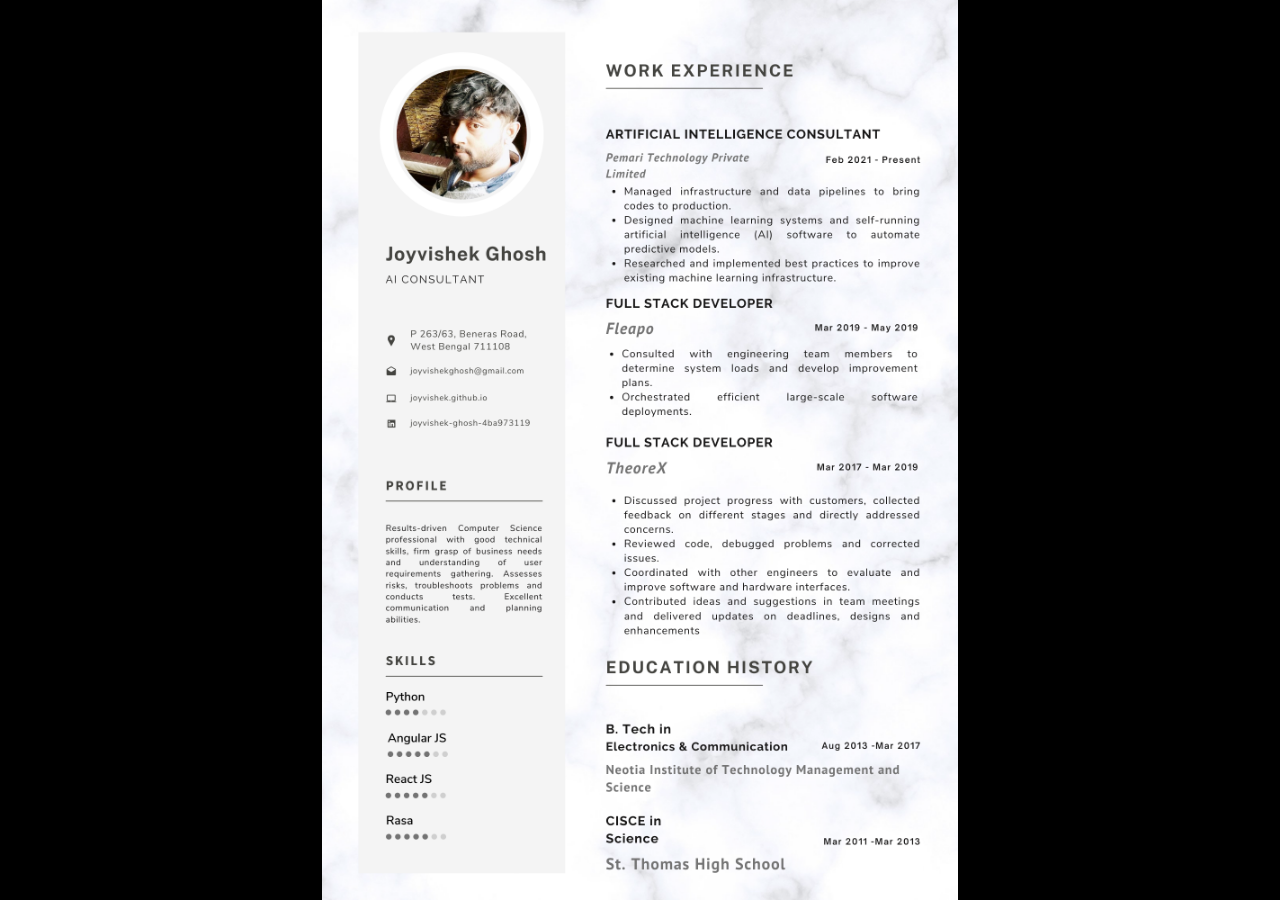
<file: index.html>
<!DOCTYPE html>
<html lang="en">
<head>
    <meta charset="UTF-8">
    <meta http-equiv="X-UA-Compatible" content="IE=edge">
    <meta name="viewport" content="width=device-width, initial-scale=1.0">
    <title>Joyvishek</title>
    <link href="assets/img/icon.png" rel="icon">
    <style>
        * {
            margin: 0;
            padding: 0;
        }
        .imgbox {
            display: grid;
            height: 100%;
            background-color: #000;
        }
        .center-fit {
            max-width: 100%;
            max-height: 100vh;
            margin: auto;
        }
    </style>
</head>
<body>
    <div class="imgbox">
        <a class="center-fit" download="joyvishek_cv.pdf" href="assets/img/joyvishek_2022.pdf" target="_blank">
            <img class="center-fit" src='assets/img/resume.png'>
        </a>
    </div>
</body>
</html>
</file>
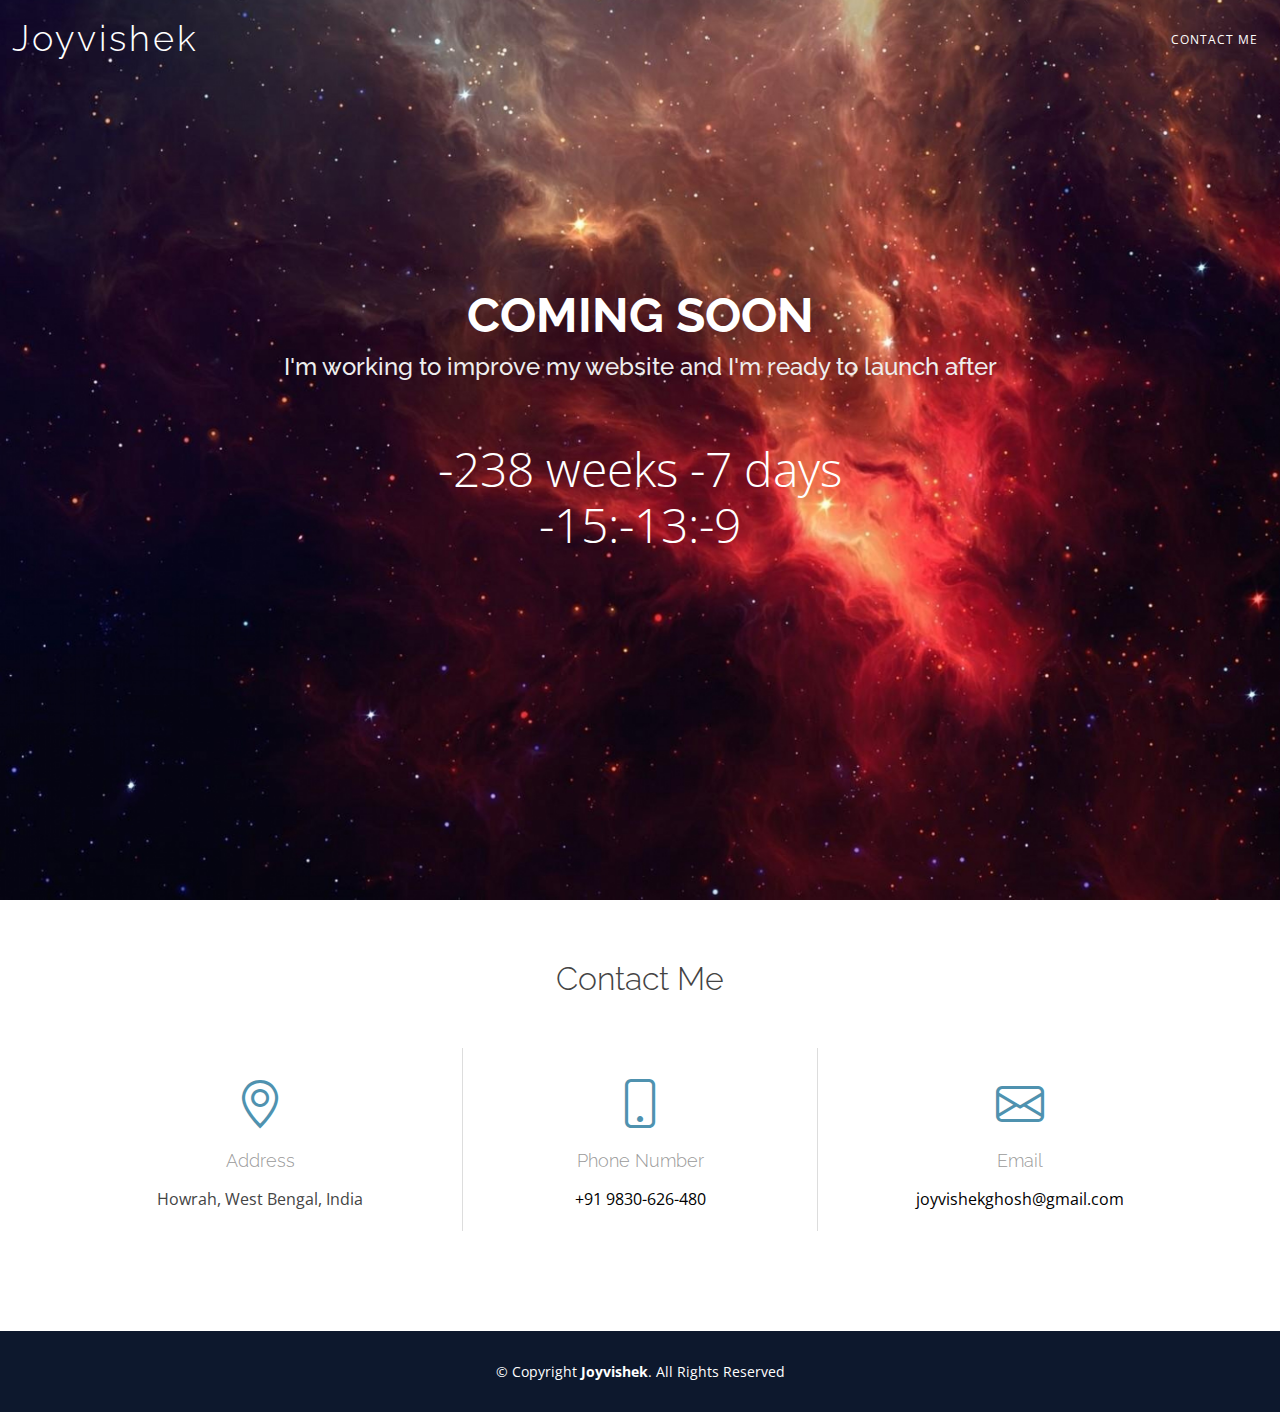
<file: coming_soon.html>
<!DOCTYPE html>
<html lang="en">

<head>
  <meta charset="utf-8">
  <meta content="width=device-width, initial-scale=1.0" name="viewport">

  <title>Joyvishek Ghosh</title>
  <meta content="" name="description">
  <meta content="" name="keywords">

  <!-- Favicons -->
  <link href="assets/img/icon.png" rel="icon">

  <!-- Google Fonts -->
  <link href="https://fonts.googleapis.com/css?family=Open+Sans:300,300i,400,400i,600,600i,700,700i|Raleway:300,300i,400,400i,600,600i,700,700i" rel="stylesheet">

  <!-- Vendor CSS Files -->
  <link href="assets/vendor/bootstrap/css/bootstrap.min.css" rel="stylesheet">
  <link href="assets/vendor/bootstrap-icons/bootstrap-icons.css" rel="stylesheet">

  <!-- Template Main CSS File -->
  <link href="assets/css/style.css" rel="stylesheet">

</head>

<body>

  <!-- ======= Header ======= -->
  <header id="header">
    <div class="container-fluid d-flex justify-content-between align-items-center">

      <div class="logo">
        <h1 class="text-light"><a href="index.html"><span>Joyvishek</span></a></h1>
        <!-- Uncomment below if you prefer to use an image logo -->
        <!-- <a href="index.html"><img src="assets/img/logo.png" alt="" class="img-fluid"></a>-->
      </div>

      <div class="contact-link float-right">
        <a href="#contact" class="scrollto">Contact Me</a>
      </div>

    </div>
  </header><!-- End #header -->

  <!-- ======= Hero Section ======= -->
  <section id="hero">
    <div class="hero-container">
      <h1>Coming Soon</h1>
      <h2>I'm working to improve my website and I'm ready to launch after</h2>
      <div class="countdown" data-count="2022/1/1" data-template="%w weeks %d days <br> %h:%m:%s"></div>

      <!-- <form action="forms/notify.php" method="post" role="form" class="php-email-form">
        <div class="row no-gutters">
          <div class="col-md-6 form-group pr-md-1">
            <input type="text" name="name" class="form-control" id="name" placeholder="Your Name" required>
          </div>
          <div class="col-md-6 form-group pl-md-1">
            <input type="email" class="form-control" name="email" id="email" placeholder="Your Email" required>
          </div>
        </div>

        <div class="my-3">
          <div class="loading">Loading</div>
          <div class="error-message"></div>
          <div class="sent-message">Your notification request was sent. Thank you!</div>
        </div>
        <div class="text-center"><button type="submit">Get notified!</button></div>
      </form> -->
    </div>
  </section><!-- End Hero -->

  <main id="main">

    <!-- ======= Contact Us Section ======= -->
    <section id="contact" class="contact">
      <div class="container">

        <div class="section-title">
          <h2>Contact Me</h2>
        </div>

        <div class="row contact-info">

          <div class="col-md-4">
            <div class="contact-address">
              <i class="bi bi-geo-alt"></i>
              <h3>Address</h3>
              <address>Howrah, West Bengal, India</address>
            </div>
          </div>

          <div class="col-md-4">
            <div class="contact-phone">
              <i class="bi bi-phone"></i>
              <h3>Phone Number</h3>
              <p><a href="tel:+919830626480">+91 9830-626-480</a></p>
            </div>
          </div>

          <div class="col-md-4">
            <div class="contact-email">
              <i class="bi bi-envelope"></i>
              <h3>Email</h3>
              <p><a href="mailto:joyvishekghosh@gmail.com">joyvishekghosh@gmail.com</a></p>
            </div>
          </div>

        </div>

        <!-- <div class="form">
          <form action="forms/contact.php" method="post" role="form" class="php-email-form">
            <div class="row">
              <div class="col-md form-group">
                <input type="text" name="name" class="form-control" id="name" placeholder="Your Name" required>
              </div>
              <div class="col-md form-group mt-3 mt-md-0">
                <input type="email" class="form-control" name="email" id="email" placeholder="Your Email" required>
              </div>
            </div>
            <div class="form-group mt-3">
              <input type="text" class="form-control" name="subject" id="subject" placeholder="Subject" required>
            </div>
            <div class="form-group mt-3">
              <textarea class="form-control" name="message" rows="5" placeholder="Message" required></textarea>
            </div>
            <div class="my-3">
              <div class="loading">Loading</div>
              <div class="error-message"></div>
              <div class="sent-message">Your message has been sent. Thank you!</div>
            </div>
            <div class="text-center"><button type="submit">Send Message</button></div>
          </form>
        </div> -->

      </div>
    </section><!-- End Contact Us Section -->

  </main><!-- End #main -->

  <!-- ======= Footer ======= -->
  <footer id="footer">
    <div class="container">
      <div class="copyright">
        &copy; Copyright <strong><span>Joyvishek</span></strong>. All Rights Reserved
      </div>
    </div>
  </footer><!-- End #footer -->

  <!-- Vendor JS Files -->
  <script src="assets/vendor/bootstrap/js/bootstrap.bundle.min.js"></script>
  <script src="assets/vendor/php-email-form/validate.js"></script>

  <!-- Template Main JS File -->
  <script src="assets/js/main.js"></script>

</body>

</html>
</file>
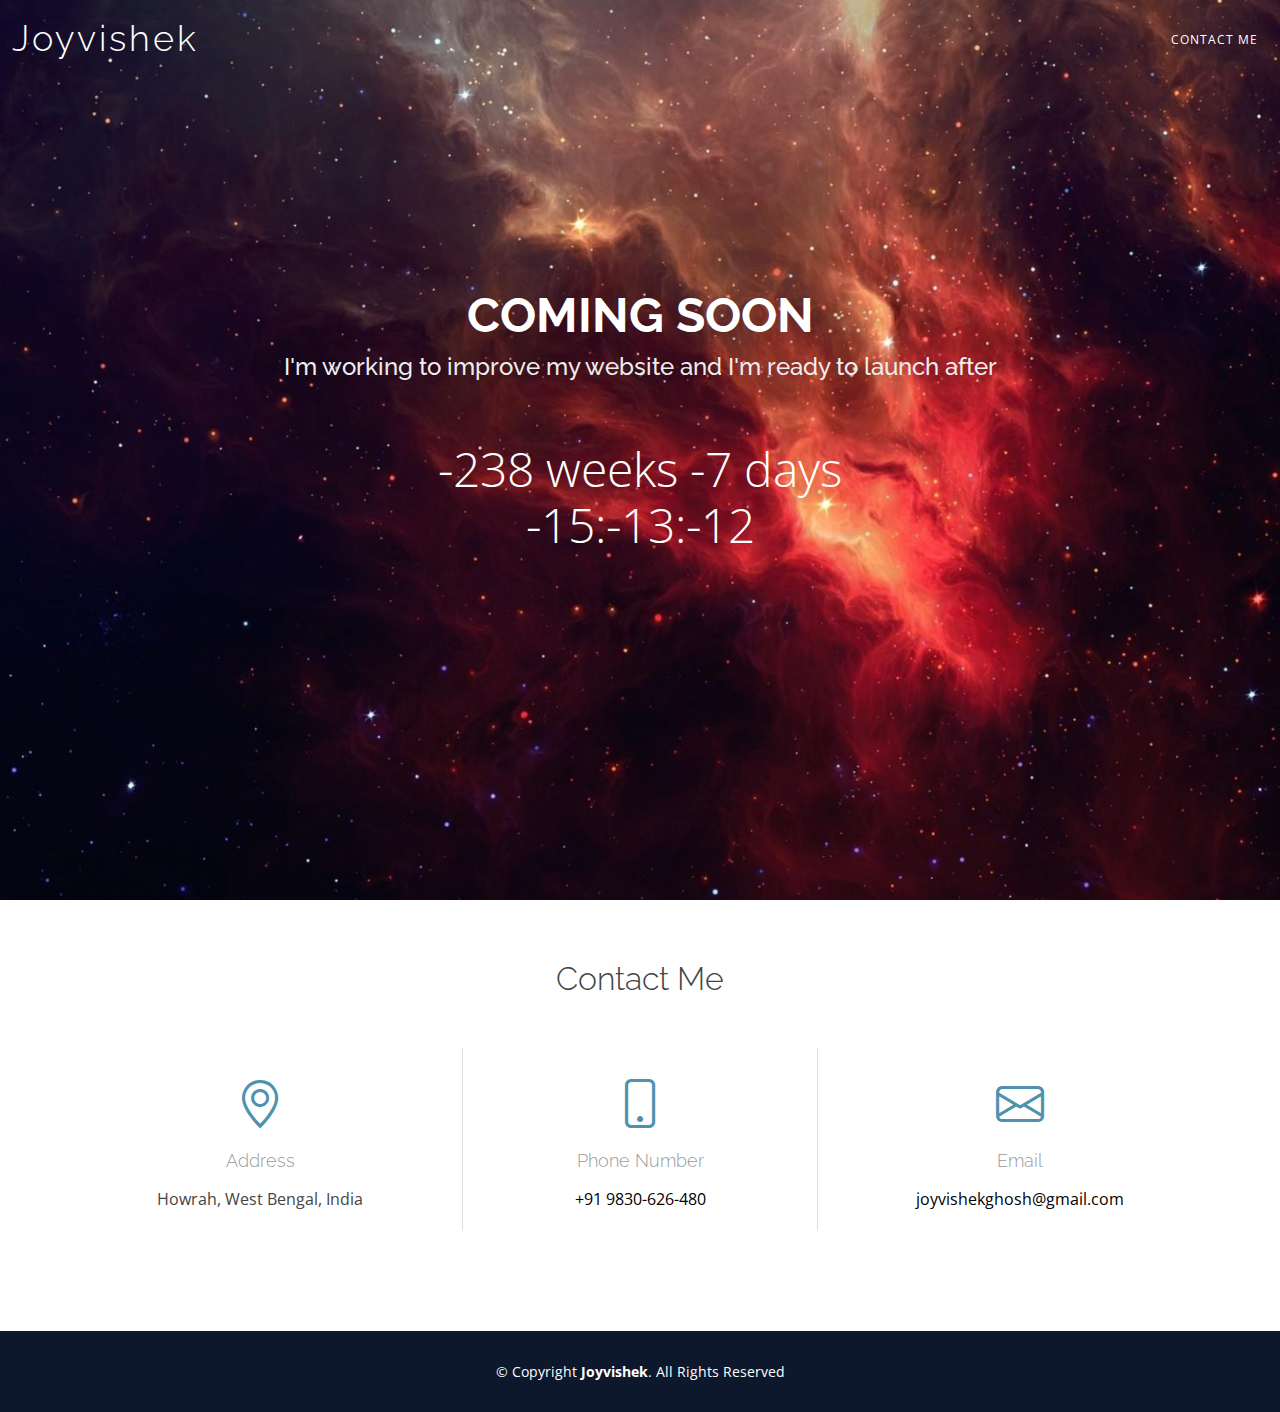
<file: comming_soon.html>
<!DOCTYPE html>
<html lang="en">

<head>
  <meta charset="utf-8">
  <meta content="width=device-width, initial-scale=1.0" name="viewport">

  <title>Joyvishek Ghosh</title>
  <meta content="" name="description">
  <meta content="" name="keywords">

  <!-- Favicons -->
  <link href="assets/img/icon.png" rel="icon">

  <!-- Google Fonts -->
  <link href="https://fonts.googleapis.com/css?family=Open+Sans:300,300i,400,400i,600,600i,700,700i|Raleway:300,300i,400,400i,600,600i,700,700i" rel="stylesheet">

  <!-- Vendor CSS Files -->
  <link href="assets/vendor/bootstrap/css/bootstrap.min.css" rel="stylesheet">
  <link href="assets/vendor/bootstrap-icons/bootstrap-icons.css" rel="stylesheet">

  <!-- Template Main CSS File -->
  <link href="assets/css/style.css" rel="stylesheet">

</head>

<body>

  <!-- ======= Header ======= -->
  <header id="header">
    <div class="container-fluid d-flex justify-content-between align-items-center">

      <div class="logo">
        <h1 class="text-light"><a href="index.html"><span>Joyvishek</span></a></h1>
        <!-- Uncomment below if you prefer to use an image logo -->
        <!-- <a href="index.html"><img src="assets/img/logo.png" alt="" class="img-fluid"></a>-->
      </div>

      <div class="contact-link float-right">
        <a href="#contact" class="scrollto">Contact Me</a>
      </div>

    </div>
  </header><!-- End #header -->

  <!-- ======= Hero Section ======= -->
  <section id="hero">
    <div class="hero-container">
      <h1>Coming Soon</h1>
      <h2>I'm working to improve my website and I'm ready to launch after</h2>
      <div class="countdown" data-count="2022/1/1" data-template="%w weeks %d days <br> %h:%m:%s"></div>

      <!-- <form action="forms/notify.php" method="post" role="form" class="php-email-form">
        <div class="row no-gutters">
          <div class="col-md-6 form-group pr-md-1">
            <input type="text" name="name" class="form-control" id="name" placeholder="Your Name" required>
          </div>
          <div class="col-md-6 form-group pl-md-1">
            <input type="email" class="form-control" name="email" id="email" placeholder="Your Email" required>
          </div>
        </div>

        <div class="my-3">
          <div class="loading">Loading</div>
          <div class="error-message"></div>
          <div class="sent-message">Your notification request was sent. Thank you!</div>
        </div>
        <div class="text-center"><button type="submit">Get notified!</button></div>
      </form> -->
    </div>
  </section><!-- End Hero -->

  <main id="main">

    <!-- ======= Contact Us Section ======= -->
    <section id="contact" class="contact">
      <div class="container">

        <div class="section-title">
          <h2>Contact Me</h2>
        </div>

        <div class="row contact-info">

          <div class="col-md-4">
            <div class="contact-address">
              <i class="bi bi-geo-alt"></i>
              <h3>Address</h3>
              <address>Howrah, West Bengal, India</address>
            </div>
          </div>

          <div class="col-md-4">
            <div class="contact-phone">
              <i class="bi bi-phone"></i>
              <h3>Phone Number</h3>
              <p><a href="tel:+919830626480">+91 9830-626-480</a></p>
            </div>
          </div>

          <div class="col-md-4">
            <div class="contact-email">
              <i class="bi bi-envelope"></i>
              <h3>Email</h3>
              <p><a href="mailto:joyvishekghosh@gmail.com">joyvishekghosh@gmail.com</a></p>
            </div>
          </div>

        </div>

        <!-- <div class="form">
          <form action="forms/contact.php" method="post" role="form" class="php-email-form">
            <div class="row">
              <div class="col-md form-group">
                <input type="text" name="name" class="form-control" id="name" placeholder="Your Name" required>
              </div>
              <div class="col-md form-group mt-3 mt-md-0">
                <input type="email" class="form-control" name="email" id="email" placeholder="Your Email" required>
              </div>
            </div>
            <div class="form-group mt-3">
              <input type="text" class="form-control" name="subject" id="subject" placeholder="Subject" required>
            </div>
            <div class="form-group mt-3">
              <textarea class="form-control" name="message" rows="5" placeholder="Message" required></textarea>
            </div>
            <div class="my-3">
              <div class="loading">Loading</div>
              <div class="error-message"></div>
              <div class="sent-message">Your message has been sent. Thank you!</div>
            </div>
            <div class="text-center"><button type="submit">Send Message</button></div>
          </form>
        </div> -->

      </div>
    </section><!-- End Contact Us Section -->

  </main><!-- End #main -->

  <!-- ======= Footer ======= -->
  <footer id="footer">
    <div class="container">
      <div class="copyright">
        &copy; Copyright <strong><span>Joyvishek</span></strong>. All Rights Reserved
      </div>
    </div>
  </footer><!-- End #footer -->

  <!-- Vendor JS Files -->
  <script src="assets/vendor/bootstrap/js/bootstrap.bundle.min.js"></script>
  <script src="assets/vendor/php-email-form/validate.js"></script>

  <!-- Template Main JS File -->
  <script src="assets/js/main.js"></script>

</body>

</html>
</file>
<file: assets/css/style.css>
/*--------------------------------------------------------------
# General
--------------------------------------------------------------*/
body {
  font-family: "Open Sans", sans-serif;
  color: #444;
}

a {
  text-decoration: none;
  color: #4f92af;
}

a:hover {
  color: #5eb8df;
  text-decoration: none;
}

h1, h2, h3, h4, h5, h6, .font-primary {
  font-family: "Raleway", sans-serif;
}

/*--------------------------------------------------------------
# Header
--------------------------------------------------------------*/
#header {
  height: 80px;
  padding: 20px 0;
  position: relative;
  z-index: 10;
}
#header .logo h1 {
  font-size: 36px;
  margin: 0;
  padding: 0;
  line-height: 1;
  font-weight: 300;
  letter-spacing: 3px;
}
#header .logo h1 a, #header .logo h1 a:hover {
  color: #fff;
  text-decoration: none;
}
#header .logo img {
  padding: 0;
  margin: 0;
  max-height: 40px;
}
#header .contact-link a {
  color: #fff;
  padding-right: 10px;
  font-size: 12px;
  letter-spacing: 1px;
  text-transform: uppercase;
}
#header .contact-link a:hover {
  text-decoration: underline;
}
@media (max-width: 768px) {
  #header .logo h1 {
    font-size: 28px;
    padding: 8px 0;
  }
}

/*--------------------------------------------------------------
# Hero Section
--------------------------------------------------------------*/
#hero {
  width: 100%;
  height: 100vh;
  background: url("../img/hero-bg.jpg") top center;
  background-size: cover;
  position: relative;
  margin-top: -80px;
  z-index: 9;
  /* countdown */
}
#hero .hero-container {
  position: absolute;
  bottom: 0;
  top: 0;
  left: 0;
  right: 0;
  display: flex;
  justify-content: center;
  align-items: center;
  flex-direction: column;
  text-align: center;
  padding: 0 15px;
}
#hero h1 {
  margin: 0 0 10px 0;
  font-size: 48px;
  font-weight: 700;
  line-height: 56px;
  text-transform: uppercase;
  color: #fff;
}
#hero h2 {
  color: #eee;
  margin-bottom: 30px;
  font-size: 24px;
}
#hero .countdown {
  font-size: 48px;
  font-weight: 300;
  color: #fff;
  line-height: 56px;
  margin: 30px 0 60px 0;
}
#hero .php-email-form .error-message {
  display: none;
  color: #fff;
  background: #ed3c0d;
  text-align: center;
  padding: 15px;
  font-weight: 600;
}
#hero .php-email-form .sent-message {
  display: none;
  color: #fff;
  background: #18d26e;
  text-align: center;
  padding: 15px;
  font-weight: 600;
}
#hero .php-email-form .loading {
  display: none;
  background: #fff;
  text-align: center;
  padding: 15px;
}
#hero .php-email-form .loading:before {
  content: "";
  display: inline-block;
  border-radius: 50%;
  width: 24px;
  height: 24px;
  margin: 0 10px -6px 0;
  border: 3px solid #18d26e;
  border-top-color: #eee;
  -webkit-animation: animate-loading-notify 1s linear infinite;
  animation: animate-loading-notify 1s linear infinite;
}
@-webkit-keyframes animate-loading-notify {
  0% {
    transform: rotate(0deg);
  }
  100% {
    transform: rotate(360deg);
  }
}
@keyframes animate-loading-notify {
  0% {
    transform: rotate(0deg);
  }
  100% {
    transform: rotate(360deg);
  }
}
#hero .php-email-form input {
  border-radius: 3px;
  box-shadow: none;
  font-size: 14px;
  border: 0;
  padding: 0px 15px 2px 15px;
  width: 250px;
  height: 40px;
  margin: 0 8px;
}
#hero .php-email-form button[type=submit] {
  font-family: "Raleway", sans-serif;
  font-weight: 500;
  font-size: 16px;
  letter-spacing: 1px;
  display: inline-block;
  padding: 7px 30px;
  border-radius: 3px;
  transition: 0.5s;
  margin: 10px;
  border: 2px solid #4f92af;
  color: #fff;
  background: #4f92af;
}
#hero .php-email-form button[type=submit]:hover {
  background: transparent;
  color: #fff;
  border: 2px solid #fff;
}
@media (min-width: 1024px) {
  #hero {
    background-attachment: fixed;
  }
}
@media (max-width: 768px) {
  #hero h1 {
    font-size: 28px;
    line-height: 36px;
  }
  #hero h2 {
    font-size: 18px;
    line-height: 24px;
    margin-bottom: 30px;
  }
  #hero .php-email-form input {
    margin: 0 auto;
  }
}
@media (max-width: 575px) {
  #hero .countdown {
    font-size: 32px;
    line-height: 38px;
  }
}

/*--------------------------------------------------------------
# Sections General
--------------------------------------------------------------*/
section {
  padding: 60px 0;
}

.section-bg {
  background-color: #f7fafc;
}

.section-title {
  text-align: center;
  padding-bottom: 30px;
}
.section-title h2 {
  font-size: 32px;
  font-weight: 300;
  margin-bottom: 20px;
  padding-bottom: 0;
}
.section-title p {
  margin-bottom: 0;
}

/*--------------------------------------------------------------
# Contact Us
--------------------------------------------------------------*/
.contact .contact-info {
  margin-bottom: 20px;
  text-align: center;
}
.contact .contact-info i {
  font-size: 48px;
  display: inline-block;
  margin-bottom: 10px;
  color: #4f92af;
}
.contact .contact-info address, .contact .contact-info p {
  margin-bottom: 0;
  color: #444;
}
.contact .contact-info h3 {
  font-size: 18px;
  margin-bottom: 15px;
  font-weight: 300;
  color: #999;
}
.contact .contact-info a {
  color: #000;
}
.contact .contact-info a:hover {
  color: #4f92af;
}
.contact .contact-address, .contact .contact-phone, .contact .contact-email {
  margin-bottom: 20px;
}
.contact .php-email-form .error-message {
  display: none;
  color: #fff;
  background: #ed3c0d;
  text-align: left;
  padding: 15px;
  font-weight: 600;
}
.contact .php-email-form .error-message br + br {
  margin-top: 25px;
}
.contact .php-email-form .sent-message {
  display: none;
  color: #fff;
  background: #18d26e;
  text-align: center;
  padding: 15px;
  font-weight: 600;
}
.contact .php-email-form .loading {
  display: none;
  background: #fff;
  text-align: center;
  padding: 15px;
}
.contact .php-email-form .loading:before {
  content: "";
  display: inline-block;
  border-radius: 50%;
  width: 24px;
  height: 24px;
  margin: 0 10px -6px 0;
  border: 3px solid #18d26e;
  border-top-color: #eee;
  -webkit-animation: animate-loading 1s linear infinite;
  animation: animate-loading 1s linear infinite;
}
.contact .php-email-form input, .contact .php-email-form textarea {
  border-radius: 0;
  box-shadow: none;
  font-size: 14px;
}
.contact .php-email-form input:focus, .contact .php-email-form textarea:focus {
  border-color: #4f92af;
}
.contact .php-email-form button[type=submit] {
  background: #4f92af;
  border: 0;
  padding: 10px 24px;
  color: #fff;
  transition: 0.4s;
}
.contact .php-email-form button[type=submit]:hover {
  background: #72a8bf;
}
@-webkit-keyframes animate-loading {
  0% {
    transform: rotate(0deg);
  }
  100% {
    transform: rotate(360deg);
  }
}
@keyframes animate-loading {
  0% {
    transform: rotate(0deg);
  }
  100% {
    transform: rotate(360deg);
  }
}
@media (min-width: 768px) {
  .contact .contact-phone {
    border-left: 1px solid #ddd;
    border-right: 1px solid #ddd;
  }
  .contact .contact-address, .contact .contact-phone, .contact .contact-email {
    padding: 20px 0;
  }
}

/*--------------------------------------------------------------
# Footer
--------------------------------------------------------------*/
#footer {
  background: #0d182d;
  padding: 30px 0;
  color: #fff;
  font-size: 14px;
}
#footer .copyright {
  text-align: center;
}
#footer .credits {
  padding-top: 10px;
  text-align: center;
  font-size: 13px;
  color: #fff;
}
#footer .credits a {
  color: #72a8bf;
}
</file>
